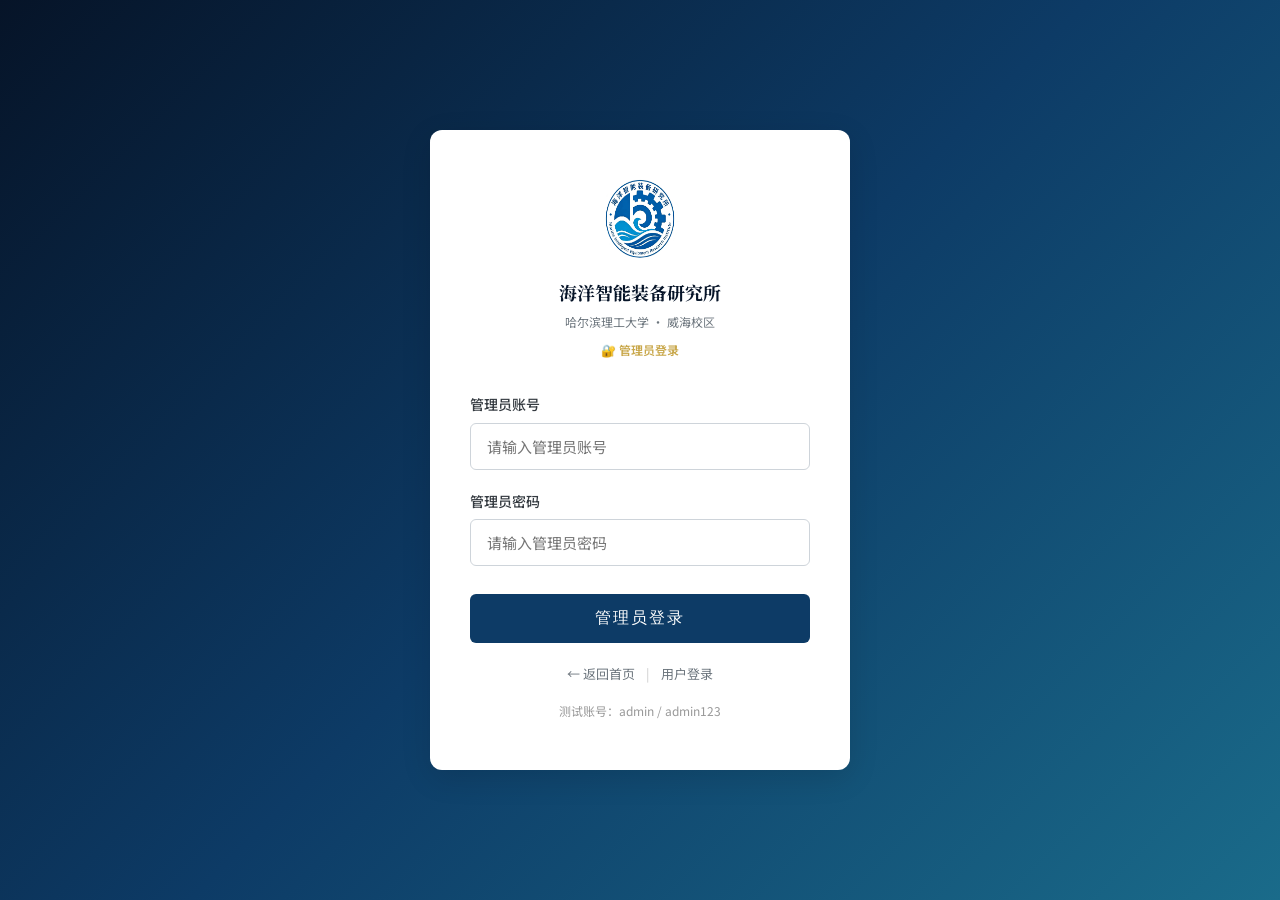
<file: admin-login.html>
<!DOCTYPE html>
<html lang="zh-CN">
<head>
    <meta charset="UTF-8">
    <meta name="viewport" content="width=device-width, initial-scale=1.0">
    <title>管理员登录 - 海洋智能装备研究所</title>
    <link rel="stylesheet" href="css/style.css">
    <link href="https://fonts.googleapis.com/css2?family=Noto+Serif+SC:wght@400;500;600;700;900&family=Noto+Sans+SC:wght@300;400;500;700&display=swap" rel="stylesheet">
</head>
<body>
    <div class="login-page">
        <div class="login-card">
            <div class="login-logo">
                <img src="assets/logo.jpg" alt="Logo">
                <h3>海洋智能装备研究所</h3>
                <p>哈尔滨理工大学 · 威海校区</p>
                <p style="color:var(--accent);font-weight:600;margin-top:8px;">🔐 管理员登录</p>
            </div>
            <form id="adminLoginForm" onsubmit="handleAdminLogin(event)">
                <div class="form-group">
                    <label>管理员账号</label>
                    <input type="text" id="adminUsername" placeholder="请输入管理员账号" required>
                </div>
                <div class="form-group">
                    <label>管理员密码</label>
                    <input type="password" id="adminPassword" placeholder="请输入管理员密码" required>
                </div>
                <button type="submit" class="btn-login">管理员登录</button>
                <div class="login-error" id="adminLoginError">账号或密码错误</div>
            </form>
            <div class="login-back">
                <a href="index.html">← 返回首页</a>
                <span style="margin:0 8px;color:#ccc;">|</span>
                <a href="login.html">用户登录</a>
            </div>
            <p style="text-align:center;margin-top:16px;font-size:12px;color:#999;">测试账号：admin / admin123</p>
        </div>
    </div>
    <script src="js/data.js"></script>
    <script>
        function handleAdminLogin(e) {
            e.preventDefault();
            const username = document.getElementById('adminUsername').value.trim();
            const password = document.getElementById('adminPassword').value.trim();
            const errorEl = document.getElementById('adminLoginError');

            const user = SiteData.users.find(u => u.username === username && u.password === password && u.role === 'admin');
            if (user) {
                setCurrentUser({ username: user.username, role: user.role });
                window.location.href = 'admin.html';
            } else {
                errorEl.classList.add('show');
                setTimeout(() => errorEl.classList.remove('show'), 2000);
            }
        }
    </script>
</body>
</html>
</file>
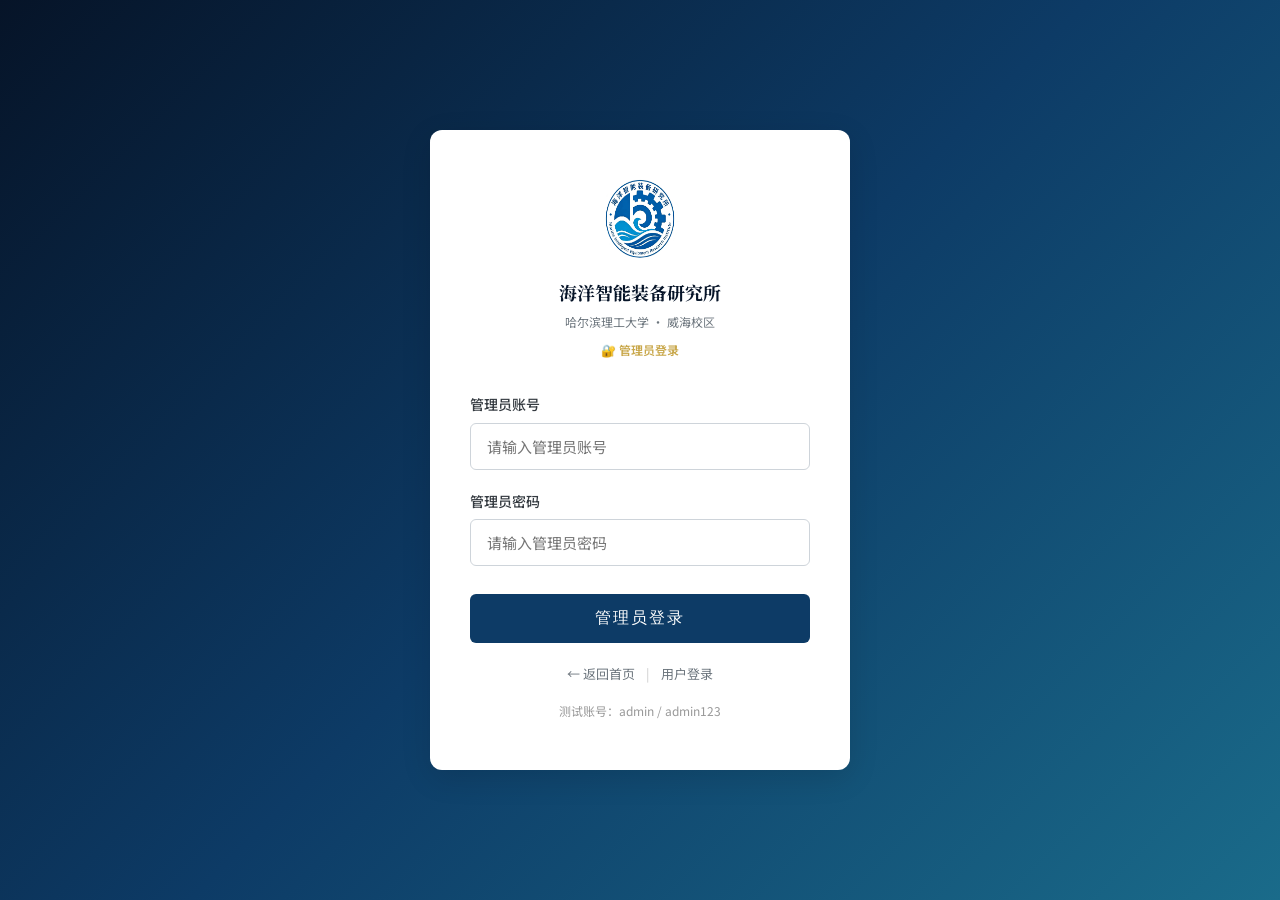
<file: admin.html>
<!DOCTYPE html>
<html lang="zh-CN">
<head>
    <meta charset="UTF-8">
    <meta name="viewport" content="width=device-width, initial-scale=1.0">
    <title>管理后台 - 海洋智能装备研究所</title>
    <link rel="stylesheet" href="css/style.css">
    <link href="https://fonts.googleapis.com/css2?family=Noto+Serif+SC:wght@400;500;600;700;900&family=Noto+Sans+SC:wght@300;400;500;700&display=swap" rel="stylesheet">
</head>
<body class="admin-page">
    <!-- 管理员头部 -->
    <header class="admin-header">
        <h2>🔧 管理后台 - 海洋智能装备研究所</h2>
        <div>
            <span style="margin-right:16px;font-size:13px;">👤 管理员</span>
            <button class="btn-logout" onclick="adminLogout()">退出登录</button>
        </div>
    </header>

    <div class="admin-container">
        <!-- 管理Tab -->
        <div class="admin-tabs">
            <button class="admin-tab active" data-tab="tab-notices">📢 通知公告</button>
            <button class="admin-tab" data-tab="tab-gallery">🖼️ 图片管理</button>
            <button class="admin-tab" data-tab="tab-about">📖 实验室介绍</button>
            <button class="admin-tab" data-tab="tab-research">🔬 研究方向</button>
            <button class="admin-tab" data-tab="tab-achievements">📄 科研成果</button>
            <button class="admin-tab" data-tab="tab-honors">🏆 实验室荣誉</button>
            <button class="admin-tab" data-tab="tab-team">👥 团队成员</button>
            <button class="admin-tab" data-tab="tab-news">📰 新闻动态</button>
            <button class="admin-tab" data-tab="tab-qa">💬 答疑管理</button>
            <button class="admin-tab" data-tab="tab-suggestions">📝 匿名建议</button>
        </div>

        <!-- 通知公告 -->
        <div class="admin-panel active" id="tab-notices">
            <h3>📢 管理通知公告</h3>
            <div class="admin-form">
                <input type="hidden" id="noticeEditId">
                <div class="form-row">
                    <div><label>日期</label><input type="date" id="noticeDate"></div>
                    <div><label>标题</label><input type="text" id="noticeTitle" placeholder="公告标题"></div>
                </div>
                <div class="form-row full">
                    <div><label>内容</label><textarea id="noticeContent" placeholder="公告详细内容"></textarea></div>
                </div>
                <div class="btn-row">
                    <button class="btn-primary" onclick="saveNotice()">保存</button>
                    <button class="btn-secondary" onclick="resetNoticeForm()">重置</button>
                </div>
            </div>
            <div class="admin-item-list" id="noticeAdminList"></div>
        </div>

        <!-- 图片管理 -->
        <div class="admin-panel" id="tab-gallery">
            <h3>🖼️ 管理实验室图片</h3>
            <div class="admin-form">
                <input type="hidden" id="galleryEditId">
                <div class="form-row">
                    <div><label>图片标题</label><input type="text" id="galleryTitle" placeholder="图片名称"></div>
                    <div><label>图片URL（或上传后自动填入）</label><input type="text" id="galleryUrl" placeholder="https://... 或留空使用占位图"></div>
                </div>
                <div class="btn-row">
                    <button class="btn-primary" onclick="saveGallery()">保存</button>
                    <button class="btn-secondary" onclick="resetGalleryForm()">重置</button>
                </div>
            </div>
            <div class="admin-item-list" id="galleryAdminList"></div>
        </div>

        <!-- 实验室介绍 -->
        <div class="admin-panel" id="tab-about">
            <h3>📖 编辑实验室介绍</h3>
            <div class="admin-form">
                <div class="form-row full">
                    <div><label>介绍段落一</label><textarea id="aboutIntro" rows="3"></textarea></div>
                </div>
                <div class="form-row full">
                    <div><label>介绍段落二</label><textarea id="aboutIntro2" rows="3"></textarea></div>
                </div>
                <div class="form-row full">
                    <div><label>使命愿景</label><textarea id="aboutMission" rows="3"></textarea></div>
                </div>
                <h4 style="margin-top:16px;">统计数据</h4>
                <div class="form-row">
                    <div><label>数据1-数值</label><input type="text" id="stat1Num" placeholder="5000+"></div>
                    <div><label>数据1-标签</label><input type="text" id="stat1Label" placeholder="平方米实验场地"></div>
                </div>
                <div class="form-row">
                    <div><label>数据2-数值</label><input type="text" id="stat2Num" placeholder="30+"></div>
                    <div><label>数据2-标签</label><input type="text" id="stat2Label" placeholder="科研人员"></div>
                </div>
                <div class="form-row">
                    <div><label>数据3-数值</label><input type="text" id="stat3Num" placeholder="50+"></div>
                    <div><label>数据3-标签</label><input type="text" id="stat3Label" placeholder="科研项目"></div>
                </div>
                <div class="form-row">
                    <div><label>数据4-数值</label><input type="text" id="stat4Num" placeholder="100+"></div>
                    <div><label>数据4-标签</label><input type="text" id="stat4Label" placeholder="学术论文"></div>
                </div>
                <div class="btn-row">
                    <button class="btn-primary" onclick="saveAbout()">保存介绍</button>
                </div>
            </div>
        </div>

        <!-- 研究方向 -->
        <div class="admin-panel" id="tab-research">
            <h3>🔬 管理研究方向</h3>
            <div class="admin-form">
                <input type="hidden" id="researchEditId">
                <div class="form-row">
                    <div><label>图标（Emoji）</label><input type="text" id="researchIcon" placeholder="🤖"></div>
                    <div><label>标题</label><input type="text" id="researchTitle" placeholder="研究方向名称"></div>
                </div>
                <div class="form-row full">
                    <div><label>描述</label><textarea id="researchDesc" placeholder="研究方向描述"></textarea></div>
                </div>
                <div class="btn-row">
                    <button class="btn-primary" onclick="saveResearch()">保存</button>
                    <button class="btn-secondary" onclick="resetResearchForm()">重置</button>
                </div>
            </div>
            <div class="admin-item-list" id="researchAdminList"></div>
        </div>

        <!-- 科研成果 -->
        <div class="admin-panel" id="tab-achievements">
            <h3>📄 管理科研成果</h3>
            <div class="admin-form">
                <input type="hidden" id="achievementEditId">
                <div class="form-row">
                    <div><label>年份</label><input type="text" id="achievementYear" placeholder="2026"></div>
                    <div><label>标题</label><input type="text" id="achievementTitle" placeholder="成果标题"></div>
                </div>
                <div class="form-row full">
                    <div><label>描述</label><textarea id="achievementDesc" placeholder="成果描述"></textarea></div>
                </div>
                <div class="btn-row">
                    <button class="btn-primary" onclick="saveAchievement()">保存</button>
                    <button class="btn-secondary" onclick="resetAchievementForm()">重置</button>
                </div>
            </div>
            <div class="admin-item-list" id="achievementAdminList"></div>
        </div>

        <!-- 实验室荣誉 -->
        <div class="admin-panel" id="tab-honors">
            <h3>🏆 管理实验室荣誉</h3>
            <div class="admin-form">
                <input type="hidden" id="honorEditId">
                <div class="form-row">
                    <div><label>徽章（Emoji）</label><input type="text" id="honorBadge" placeholder="🏆"></div>
                    <div><label>荣誉名称</label><input type="text" id="honorTitle" placeholder="荣誉名称"></div>
                </div>
                <div class="form-row full">
                    <div><label>描述（时间等）</label><input type="text" id="honorDesc" placeholder="2024年获批"></div>
                </div>
                <div class="btn-row">
                    <button class="btn-primary" onclick="saveHonor()">保存</button>
                    <button class="btn-secondary" onclick="resetHonorForm()">重置</button>
                </div>
            </div>
            <div class="admin-item-list" id="honorAdminList"></div>
        </div>

        <!-- 团队成员 -->
        <div class="admin-panel" id="tab-team">
            <h3>👥 管理团队成员</h3>
            <div class="admin-form">
                <input type="hidden" id="teamEditId">
                <div class="form-row">
                    <div><label>头像（Emoji）</label><input type="text" id="teamAvatar" placeholder="👨‍🔬"></div>
                    <div><label>姓名</label><input type="text" id="teamName" placeholder="姓名"></div>
                </div>
                <div class="form-row">
                    <div><label>职务</label><input type="text" id="teamRole" placeholder="所长 / 教授"></div>
                    <div><label>简介</label><input type="text" id="teamDesc" placeholder="研究方向等"></div>
                </div>
                <div class="btn-row">
                    <button class="btn-primary" onclick="saveTeam()">保存</button>
                    <button class="btn-secondary" onclick="resetTeamForm()">重置</button>
                </div>
            </div>
            <div class="admin-item-list" id="teamAdminList"></div>
        </div>

        <!-- 新闻动态 -->
        <div class="admin-panel" id="tab-news">
            <h3>📰 管理新闻动态</h3>
            <div class="admin-form">
                <input type="hidden" id="newsEditId">
                <div class="form-row">
                    <div><label>日期</label><input type="date" id="newsDate"></div>
                    <div><label>标题</label><input type="text" id="newsTitle" placeholder="新闻标题"></div>
                </div>
                <div class="form-row full">
                    <div><label>内容摘要</label><textarea id="newsContent" placeholder="新闻内容摘要"></textarea></div>
                </div>
                <div class="btn-row">
                    <button class="btn-primary" onclick="saveNews()">保存</button>
                    <button class="btn-secondary" onclick="resetNewsForm()">重置</button>
                </div>
            </div>
            <div class="admin-item-list" id="newsAdminList"></div>
        </div>

        <!-- 答疑管理 -->
        <div class="admin-panel" id="tab-qa">
            <h3>💬 管理答疑区</h3>
            <p style="color:var(--gray-600);margin-bottom:16px;">回复用户提问，或删除不当问题</p>
            <div class="admin-item-list" id="qaAdminList"></div>
            <!-- 回复弹窗 -->
            <div id="qaReplyModal" style="display:none;margin-top:16px;padding:20px;background:var(--gray-50);border-radius:var(--radius);">
                <h4>回复问题</h4>
                <input type="hidden" id="qaReplyId">
                <p id="qaReplyQuestion" style="margin:8px 0;font-weight:600;"></p>
                <textarea id="qaReplyAnswer" placeholder="输入回复内容..." style="width:100%;min-height:80px;margin:8px 0;padding:10px;border:1px solid var(--gray-300);border-radius:var(--radius);font-family:inherit;"></textarea>
                <div class="btn-row">
                    <button class="btn-primary" onclick="saveQAReply()">提交回复</button>
                    <button class="btn-secondary" onclick="document.getElementById('qaReplyModal').style.display='none'">取消</button>
                </div>
            </div>
        </div>

        <!-- 匿名建议 -->
        <div class="admin-panel" id="tab-suggestions">
            <h3>📝 查看匿名建议</h3>
            <p style="color:var(--gray-600);margin-bottom:16px;">所有建议完全匿名，仅供管理员查看</p>
            <div class="admin-item-list" id="suggestionAdminList"></div>
        </div>
    </div>

    <script src="js/data.js"></script>
    <script src="js/admin.js"></script>
</body>
</html>
</file>
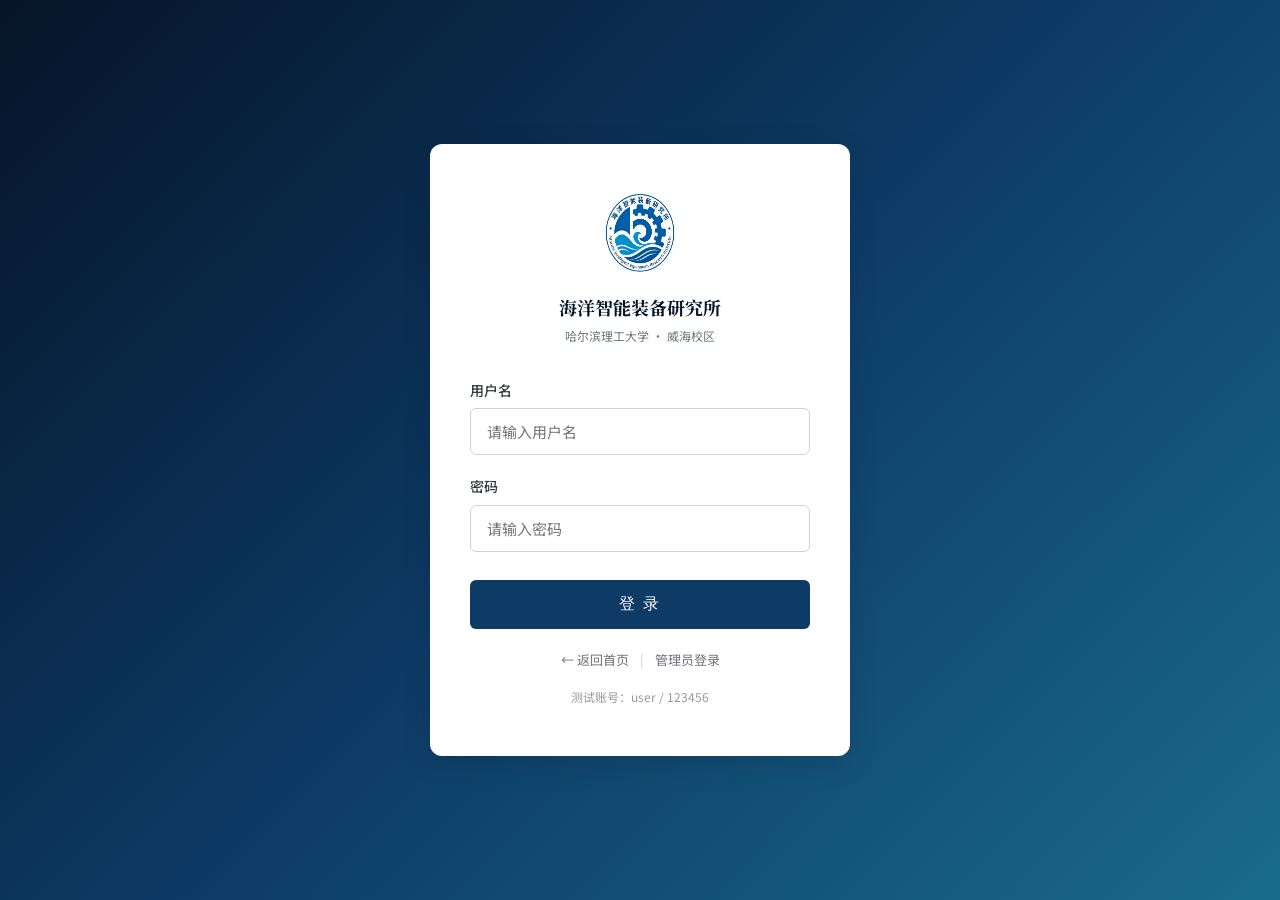
<file: login.html>
<!DOCTYPE html>
<html lang="zh-CN">
<head>
    <meta charset="UTF-8">
    <meta name="viewport" content="width=device-width, initial-scale=1.0">
    <title>用户登录 - 海洋智能装备研究所</title>
    <link rel="stylesheet" href="css/style.css">
    <link href="https://fonts.googleapis.com/css2?family=Noto+Serif+SC:wght@400;500;600;700;900&family=Noto+Sans+SC:wght@300;400;500;700&display=swap" rel="stylesheet">
</head>
<body>
    <div class="login-page">
        <div class="login-card">
            <div class="login-logo">
                <img src="assets/logo.jpg" alt="Logo">
                <h3>海洋智能装备研究所</h3>
                <p>哈尔滨理工大学 · 威海校区</p>
            </div>
            <form id="loginForm" onsubmit="handleLogin(event)">
                <div class="form-group">
                    <label>用户名</label>
                    <input type="text" id="username" placeholder="请输入用户名" required>
                </div>
                <div class="form-group">
                    <label>密码</label>
                    <input type="password" id="password" placeholder="请输入密码" required>
                </div>
                <button type="submit" class="btn-login">登 录</button>
                <div class="login-error" id="loginError">用户名或密码错误</div>
            </form>
            <div class="login-back">
                <a href="index.html">← 返回首页</a>
                <span style="margin:0 8px;color:#ccc;">|</span>
                <a href="admin-login.html">管理员登录</a>
            </div>
            <p style="text-align:center;margin-top:16px;font-size:12px;color:#999;">测试账号：user / 123456</p>
        </div>
    </div>
    <script src="js/data.js"></script>
    <script>
        function handleLogin(e) {
            e.preventDefault();
            const username = document.getElementById('username').value.trim();
            const password = document.getElementById('password').value.trim();
            const errorEl = document.getElementById('loginError');

            const user = SiteData.users.find(u => u.username === username && u.password === password);
            if (user) {
                setCurrentUser({ username: user.username, role: user.role });
                if (user.role === 'admin') {
                    window.location.href = 'admin.html';
                } else {
                    window.location.href = 'index.html';
                }
            } else {
                errorEl.classList.add('show');
                setTimeout(() => errorEl.classList.remove('show'), 2000);
            }
        }
    </script>
</body>
</html>
</file>
<file: css/style.css>
/* ============================================
   海洋智能装备研究所 - 主样式表
   哈尔滨理工大学威海校区
   ============================================ */

:root {
    --primary: #0d3b66;
    --primary-dark: #061428;
    --primary-light: #1a6b8a;
    --accent: #c9a84c;
    --accent-light: #e8d5a3;
    --white: #ffffff;
    --gray-50: #f8f9fa;
    --gray-100: #f0f2f5;
    --gray-200: #e2e6ea;
    --gray-300: #ced4da;
    --gray-600: #6c757d;
    --gray-800: #343a40;
    --gray-900: #212529;
    --red: #c0392b;
    --shadow-sm: 0 1px 3px rgba(0,0,0,0.08);
    --shadow-md: 0 4px 12px rgba(0,0,0,0.1);
    --shadow-lg: 0 8px 30px rgba(0,0,0,0.12);
    --radius: 6px;
    --radius-lg: 12px;
    --transition: 0.3s cubic-bezier(0.4, 0, 0.2, 1);
}

*, *::before, *::after { margin: 0; padding: 0; box-sizing: border-box; }
html { scroll-behavior: smooth; }

body {
    font-family: 'Noto Sans SC', -apple-system, BlinkMacSystemFont, sans-serif;
    color: var(--gray-800);
    background: var(--gray-50);
    line-height: 1.7;
    min-height: 100vh;
}
.container { max-width: 1200px; margin: 0 auto; padding: 0 20px; }
a { color: var(--primary); text-decoration: none; transition: var(--transition); }
a:hover { color: var(--primary-light); }
ul { list-style: none; }

/* ========== Top Bar ========== */
.top-bar {
    background: var(--primary-dark);
    color: rgba(255,255,255,0.8);
    font-size: 13px;
    padding: 6px 0;
}
.top-bar .container { display: flex; justify-content: space-between; align-items: center; }
.top-links a { color: rgba(255,255,255,0.85); font-size: 13px; padding: 0 4px; }
.top-links a:hover { color: var(--accent-light); }
.top-links .sep { color: rgba(255,255,255,0.3); margin: 0 2px; }

/* ========== Header ========== */
.site-header {
    background: var(--white);
    padding: 24px 0;
    border-bottom: 3px solid var(--primary);
    box-shadow: var(--shadow-sm);
}
.header-inner { display: flex; align-items: center; justify-content: center; }
.logo-section { display: flex; align-items: center; gap: 24px; }
.logo-img {
    width: 100px; height: 100px;
    border-radius: 50%;
    object-fit: cover;
    border: 3px solid var(--primary);
    box-shadow: var(--shadow-md);
}
.logo-text { text-align: left; }
.site-name {
    font-family: 'Noto Serif SC', serif;
    font-size: 28px; font-weight: 700;
    color: var(--primary-dark);
    letter-spacing: 2px;
}
.site-subtitle { font-size: 13px; color: var(--gray-600); letter-spacing: 1px; margin-top: 2px; }
.site-affiliation { font-size: 14px; color: var(--primary); font-weight: 500; margin-top: 4px; letter-spacing: 1px; }

/* ========== Navigation ========== */
.main-nav {
    background: var(--primary);
    position: sticky; top: 0; z-index: 1000;
    box-shadow: var(--shadow-md);
}
.nav-list { display: flex; justify-content: center; flex-wrap: wrap; }
.nav-link {
    display: block;
    color: rgba(255,255,255,0.9);
    padding: 14px 22px;
    font-size: 15px; font-weight: 500;
    letter-spacing: 1px;
    position: relative;
    transition: var(--transition);
}
.nav-link::after {
    content: '';
    position: absolute; bottom: 0; left: 50%;
    transform: translateX(-50%);
    width: 0; height: 3px;
    background: var(--accent);
    transition: width var(--transition);
}
.nav-link:hover, .nav-link.active { color: var(--white); background: rgba(255,255,255,0.08); }
.nav-link:hover::after, .nav-link.active::after { width: 70%; }

/* ========== Banner Slider ========== */
.banner-slider { position: relative; height: 420px; overflow: hidden; }
.slider-wrapper { height: 100%; position: relative; }
.slide { position: absolute; top: 0; left: 0; width: 100%; height: 100%; opacity: 0; transition: opacity 0.8s ease; }
.slide.active { opacity: 1; }
.slide-bg { position: absolute; top: 0; left: 0; width: 100%; height: 100%; }
.slide-overlay {
    position: absolute; top: 0; left: 0; width: 100%; height: 100%;
    background: radial-gradient(ellipse at center, transparent 30%, rgba(6,20,40,0.6) 100%);
}
.slide-wave {
    position: absolute; bottom: -2px; left: 0; width: 100%; height: 80px;
    background: url("data:image/svg+xml,%3Csvg xmlns='http://www.w3.org/2000/svg' viewBox='0 0 1440 80'%3E%3Cpath fill='%23f8f9fa' d='M0,40 C240,80 480,0 720,40 C960,80 1200,0 1440,40 L1440,80 L0,80 Z'%3E%3C/path%3E%3C/svg%3E") repeat-x;
    background-size: 1440px 80px;
    animation: waveMove 20s linear infinite;
}
@keyframes waveMove { from { background-position-x: 0; } to { background-position-x: 1440px; } }
.slide-content {
    position: relative; z-index: 2;
    height: 100%;
    display: flex; flex-direction: column; justify-content: center; align-items: center;
    text-align: center; color: var(--white);
}
.slide-content h2 {
    font-family: 'Noto Serif SC', serif;
    font-size: 42px; font-weight: 900;
    letter-spacing: 4px; margin-bottom: 16px;
    text-shadow: 0 2px 20px rgba(0,0,0,0.3);
    animation: fadeInUp 0.8s ease;
}
.slide-content p { font-size: 18px; letter-spacing: 3px; opacity: 0.9; animation: fadeInUp 0.8s ease 0.2s both; }
.slide-tag { font-size: 13px; letter-spacing: 2px; opacity: 0.7; margin-top: 12px; animation: fadeInUp 0.8s ease 0.4s both; }
@keyframes fadeInUp { from { opacity: 0; transform: translateY(20px); } to { opacity: 1; transform: translateY(0); } }

.slider-controls { position: absolute; bottom: 24px; left: 50%; transform: translateX(-50%); display: flex; gap: 10px; z-index: 3; }
.slider-dot {
    width: 12px; height: 12px; border-radius: 50%;
    border: 2px solid rgba(255,255,255,0.7);
    background: transparent; cursor: pointer; transition: var(--transition);
}
.slider-dot.active, .slider-dot:hover { background: var(--accent); border-color: var(--accent); }
.slider-arrow {
    position: absolute; top: 50%; transform: translateY(-50%); z-index: 3;
    background: rgba(0,0,0,0.2); border: none;
    color: var(--white); font-size: 24px;
    width: 48px; height: 48px; border-radius: 50%;
    cursor: pointer; transition: var(--transition);
}
.slider-arrow:hover { background: rgba(0,0,0,0.4); }
.slider-arrow.prev { left: 20px; }
.slider-arrow.next { right: 20px; }

/* ========== Home Grid ========== */
.home-grid { display: grid; grid-template-columns: 1.2fr 0.8fr; gap: 24px; margin-top: 32px; }
.home-card {
    background: var(--white); border-radius: var(--radius-lg);
    box-shadow: var(--shadow-sm); overflow: hidden;
    transition: box-shadow var(--transition);
}
.home-card:hover { box-shadow: var(--shadow-md); }
.card-header {
    display: flex; justify-content: space-between; align-items: center;
    padding: 16px 20px; border-bottom: 1px solid var(--gray-200);
    background: linear-gradient(to right, var(--gray-50), var(--white));
}
.card-header h3 { font-size: 17px; font-weight: 600; color: var(--primary-dark); }
.card-header .icon { margin-right: 6px; }
.more-link { font-size: 13px; color: var(--gray-600); }
.more-link:hover { color: var(--primary); }

.notice-list { padding: 8px 0; }
.notice-list li { border-bottom: 1px dashed var(--gray-200); }
.notice-list li:last-child { border-bottom: none; }
.notice-list a {
    display: flex; align-items: center;
    padding: 12px 20px; font-size: 14px; color: var(--gray-800);
    transition: var(--transition);
}
.notice-list a:hover { background: var(--gray-50); color: var(--primary); }
.notice-date {
    font-size: 12px; color: var(--gray-600);
    background: var(--gray-100); padding: 2px 8px;
    border-radius: 3px; margin-right: 12px; white-space: nowrap;
}

.gallery-grid { display: grid; grid-template-columns: 1fr 1fr; gap: 8px; padding: 16px; }
.gallery-item { aspect-ratio: 4/3; border-radius: var(--radius); overflow: hidden; }
.gallery-placeholder {
    width: 100%; height: 100%;
    background: linear-gradient(135deg, var(--primary) 0%, var(--primary-light) 100%);
    display: flex; align-items: center; justify-content: center;
    color: rgba(255,255,255,0.7); font-size: 13px; letter-spacing: 1px;
    transition: transform var(--transition); cursor: pointer;
}
.gallery-placeholder:hover { transform: scale(1.05); }

.quick-links { display: grid; grid-template-columns: repeat(6, 1fr); gap: 16px; margin: 32px 0 48px; }
.quick-link-item {
    display: flex; flex-direction: column; align-items: center; gap: 8px;
    padding: 24px 16px; background: var(--white); border-radius: var(--radius-lg);
    box-shadow: var(--shadow-sm); transition: var(--transition);
    cursor: pointer; border: 2px solid transparent;
}
.quick-link-item:hover { transform: translateY(-4px); box-shadow: var(--shadow-md); border-color: var(--primary-light); }
.ql-icon { font-size: 32px; }
.quick-link-item span:last-child { font-size: 14px; font-weight: 500; color: var(--gray-800); }

/* ========== Page Sections ========== */
.page-section { display: none; animation: pageFadeIn 0.4s ease; }
.page-section.active { display: block; }
@keyframes pageFadeIn { from { opacity: 0; transform: translateY(10px); } to { opacity: 1; transform: translateY(0); } }

.page-banner {
    background: linear-gradient(135deg, var(--primary-dark) 0%, var(--primary) 50%, var(--primary-light) 100%);
    padding: 48px 0; text-align: center; color: var(--white);
    position: relative; overflow: hidden;
}
.page-banner::before {
    content: ''; position: absolute; top: -50%; right: -10%;
    width: 400px; height: 400px; border-radius: 50%;
    background: rgba(255,255,255,0.03);
}
.page-banner::after {
    content: ''; position: absolute; bottom: -30%; left: -5%;
    width: 300px; height: 300px; border-radius: 50%;
    background: rgba(255,255,255,0.03);
}
.page-banner h2 { font-family: 'Noto Serif SC', serif; font-size: 32px; font-weight: 700; letter-spacing: 3px; position: relative; z-index: 1; }
.page-banner p { font-size: 14px; letter-spacing: 2px; opacity: 0.7; margin-top: 8px; position: relative; z-index: 1; }
.page-body { padding: 40px 0 60px; }

/* ========== About ========== */
.about-content { max-width: 900px; margin: 0 auto; }
.about-intro h3, .about-mission h3 {
    font-family: 'Noto Serif SC', serif; font-size: 22px;
    color: var(--primary-dark); margin-bottom: 16px;
    padding-bottom: 12px; border-bottom: 2px solid var(--accent);
    display: inline-block;
}
.about-intro p, .about-mission p { font-size: 15px; line-height: 2; color: var(--gray-800); margin-bottom: 20px; text-indent: 2em; }
.about-features { display: grid; grid-template-columns: repeat(4, 1fr); gap: 20px; margin: 40px 0; }
.feature-item {
    text-align: center; padding: 24px;
    background: var(--white); border-radius: var(--radius-lg);
    box-shadow: var(--shadow-sm); transition: var(--transition);
}
.feature-item:hover { transform: translateY(-4px); box-shadow: var(--shadow-md); }
.feature-num { display: block; font-family: 'Noto Serif SC', serif; font-size: 36px; font-weight: 700; color: var(--primary); }
.feature-label { font-size: 13px; color: var(--gray-600); margin-top: 4px; }

/* ========== Research ========== */
.research-grid { display: grid; grid-template-columns: repeat(3, 1fr); gap: 24px; }
.research-card {
    background: var(--white); padding: 32px 24px;
    border-radius: var(--radius-lg); box-shadow: var(--shadow-sm);
    text-align: center; transition: var(--transition);
    border-top: 4px solid transparent;
}
.research-card:hover { transform: translateY(-6px); box-shadow: var(--shadow-lg); border-top-color: var(--primary); }
.research-icon { font-size: 48px; margin-bottom: 16px; }
.research-card h3 { font-size: 17px; font-weight: 600; color: var(--primary-dark); margin-bottom: 12px; }
.research-card p { font-size: 14px; color: var(--gray-600); line-height: 1.8; }

/* ========== Achievements ========== */
.achievements-list { max-width: 800px; margin: 0 auto; }
.achievement-item { display: flex; gap: 24px; padding: 20px 0; border-bottom: 1px solid var(--gray-200); }
.achievement-item:last-child { border-bottom: none; }
.ach-year { font-family: 'Noto Serif SC', serif; font-size: 24px; font-weight: 700; color: var(--primary); white-space: nowrap; padding-top: 4px; }
.ach-content h4 { font-size: 16px; font-weight: 600; color: var(--gray-900); margin-bottom: 6px; }
.ach-content p { font-size: 14px; color: var(--gray-600); }

/* ========== Honors ========== */
.honors-grid { display: grid; grid-template-columns: repeat(3, 1fr); gap: 24px; }
.honor-card {
    background: var(--white); padding: 32px 20px;
    border-radius: var(--radius-lg); box-shadow: var(--shadow-sm);
    text-align: center; transition: var(--transition);
    position: relative; overflow: hidden;
}
.honor-card::before {
    content: ''; position: absolute; top: 0; left: 0;
    width: 100%; height: 4px;
    background: linear-gradient(to right, var(--accent), var(--primary));
}
.honor-card:hover { transform: translateY(-4px); box-shadow: var(--shadow-md); }
.honor-badge { font-size: 40px; margin-bottom: 12px; }
.honor-card h4 { font-size: 16px; font-weight: 600; color: var(--gray-900); margin-bottom: 6px; }
.honor-card p { font-size: 13px; color: var(--gray-600); }

/* ========== Team ========== */
.team-grid { display: grid; grid-template-columns: repeat(4, 1fr); gap: 24px; }
.team-card {
    background: var(--white); padding: 32px 20px;
    border-radius: var(--radius-lg); box-shadow: var(--shadow-sm);
    text-align: center; transition: var(--transition);
}
.team-card:hover { transform: translateY(-4px); box-shadow: var(--shadow-md); }
.team-avatar {
    width: 80px; height: 80px; border-radius: 50%;
    background: linear-gradient(135deg, var(--primary), var(--primary-light));
    display: flex; align-items: center; justify-content: center;
    font-size: 36px; margin: 0 auto 16px;
    border: 3px solid var(--gray-100);
}
.team-card h4 { font-size: 17px; font-weight: 600; color: var(--gray-900); }
.team-role { font-size: 13px; color: var(--primary); font-weight: 500; margin: 4px 0; }
.team-card p:last-child { font-size: 13px; color: var(--gray-600); margin-top: 4px; }

/* ========== News ========== */
.news-list { max-width: 800px; margin: 0 auto; }
.news-item { display: flex; gap: 20px; padding: 20px 0; border-bottom: 1px solid var(--gray-200); transition: var(--transition); }
.news-item:hover { background: var(--gray-50); padding-left: 12px; }
.news-date-box {
    background: var(--primary); color: var(--white);
    padding: 10px 14px; border-radius: var(--radius);
    text-align: center; min-width: 70px;
    display: flex; flex-direction: column; justify-content: center;
}
.news-day { font-size: 24px; font-weight: 700; line-height: 1; }
.news-month { font-size: 11px; opacity: 0.8; margin-top: 4px; }
.news-content h4 { font-size: 16px; font-weight: 600; color: var(--gray-900); margin-bottom: 6px; }
.news-content p { font-size: 14px; color: var(--gray-600); line-height: 1.7; }

/* ========== Q&A & Anonymous ========== */
.auth-prompt { text-align: center; padding: 60px 20px; background: var(--white); border-radius: var(--radius-lg); box-shadow: var(--shadow-sm); }
.auth-icon { font-size: 48px; display: block; margin-bottom: 16px; }
.auth-prompt h3 { font-size: 20px; color: var(--gray-900); margin-bottom: 8px; }
.auth-prompt p { font-size: 14px; color: var(--gray-600); margin-bottom: 24px; }

.btn-primary {
    display: inline-block; padding: 12px 32px;
    background: var(--primary); color: var(--white);
    border: none; border-radius: var(--radius);
    font-size: 15px; font-weight: 500;
    cursor: pointer; transition: var(--transition); letter-spacing: 1px;
}
.btn-primary:hover { background: var(--primary-light); color: var(--white); transform: translateY(-2px); box-shadow: var(--shadow-md); }

.qa-list, .anonymous-intro { margin-bottom: 32px; }
.qa-item { background: var(--white); padding: 20px; border-radius: var(--radius); margin-bottom: 12px; box-shadow: var(--shadow-sm); }
.qa-item .qa-q { font-weight: 600; color: var(--primary-dark); margin-bottom: 8px; }
.qa-item .qa-a { color: var(--gray-600); font-size: 14px; padding-left: 16px; border-left: 3px solid var(--accent); }
.qa-item .qa-meta { font-size: 12px; color: var(--gray-600); margin-top: 8px; }
.qa-form h4, .anonymous-form h4 { font-size: 17px; margin-bottom: 12px; color: var(--primary-dark); }
.qa-form textarea, .anonymous-form textarea {
    width: 100%; min-height: 120px; padding: 14px;
    border: 1px solid var(--gray-300); border-radius: var(--radius);
    font-family: inherit; font-size: 14px; resize: vertical;
    transition: var(--transition);
}
.qa-form textarea:focus, .anonymous-form textarea:focus { outline: none; border-color: var(--primary); box-shadow: 0 0 0 3px rgba(13,59,102,0.1); }
.anonymous-form select {
    width: 100%; padding: 12px; border: 1px solid var(--gray-300);
    border-radius: var(--radius); font-family: inherit; font-size: 14px;
    margin-bottom: 16px; background: var(--white); transition: var(--transition);
}
.anonymous-form select:focus { outline: none; border-color: var(--primary); }
.anonymous-intro p {
    background: linear-gradient(135deg, #e8f4f8, #f0f8ff);
    padding: 16px 20px; border-radius: var(--radius);
    font-size: 14px; color: var(--primary-dark);
}

/* ========== Footer ========== */
.site-footer { background: var(--primary-dark); color: rgba(255,255,255,0.7); padding: 48px 0 24px; margin-top: 60px; }
.footer-grid { display: grid; grid-template-columns: 1.5fr 1fr 1fr; gap: 40px; margin-bottom: 32px; }
.footer-col h4 { font-size: 16px; font-weight: 600; color: var(--white); margin-bottom: 16px; padding-bottom: 8px; border-bottom: 2px solid var(--accent); display: inline-block; }
.footer-col p { font-size: 13px; margin-bottom: 6px; }
.footer-col ul li { margin-bottom: 6px; }
.footer-col ul a { color: rgba(255,255,255,0.6); font-size: 13px; }
.footer-col ul a:hover { color: var(--accent-light); }
.footer-bottom { text-align: center; padding-top: 24px; border-top: 1px solid rgba(255,255,255,0.1); font-size: 12px; color: rgba(255,255,255,0.4); }
.footer-bottom p { margin-top: 4px; }

/* ========== Login Pages ========== */
.login-page {
    min-height: 100vh; display: flex; align-items: center; justify-content: center;
    background: linear-gradient(135deg, var(--primary-dark) 0%, var(--primary) 50%, var(--primary-light) 100%);
    padding: 20px;
}
.login-card { background: var(--white); border-radius: var(--radius-lg); box-shadow: var(--shadow-lg); padding: 48px 40px; width: 100%; max-width: 420px; }
.login-logo { text-align: center; margin-bottom: 32px; }
.login-logo img { width: 80px; height: 80px; border-radius: 50%; margin-bottom: 12px; }
.login-logo h3 { font-family: 'Noto Serif SC', serif; font-size: 18px; color: var(--primary-dark); }
.login-logo p { font-size: 12px; color: var(--gray-600); margin-top: 4px; }
.form-group { margin-bottom: 20px; }
.form-group label { display: block; font-size: 14px; font-weight: 500; color: var(--gray-800); margin-bottom: 6px; }
.form-group input {
    width: 100%; padding: 12px 16px; border: 1px solid var(--gray-300);
    border-radius: var(--radius); font-size: 15px; font-family: inherit; transition: var(--transition);
}
.form-group input:focus { outline: none; border-color: var(--primary); box-shadow: 0 0 0 3px rgba(13,59,102,0.1); }
.btn-login {
    width: 100%; padding: 14px; background: var(--primary); color: var(--white);
    border: none; border-radius: var(--radius); font-size: 16px; font-weight: 500;
    cursor: pointer; letter-spacing: 2px; transition: var(--transition); margin-top: 8px;
}
.btn-login:hover { background: var(--primary-light); box-shadow: var(--shadow-md); }
.login-back { text-align: center; margin-top: 20px; font-size: 13px; }
.login-back a { color: var(--gray-600); }
.login-back a:hover { color: var(--primary); }
.login-error { color: var(--red); font-size: 13px; text-align: center; margin-top: 12px; display: none; }
.login-error.show { display: block; }

/* ========== Admin Panel ========== */
.admin-page { min-height: 100vh; background: var(--gray-100); }
.admin-header {
    background: var(--primary-dark); color: var(--white);
    padding: 16px 24px; display: flex; justify-content: space-between; align-items: center;
}
.admin-header h2 { font-family: 'Noto Serif SC', serif; font-size: 18px; letter-spacing: 1px; }
.admin-header .btn-logout {
    padding: 8px 20px; background: rgba(255,255,255,0.15); color: var(--white);
    border: 1px solid rgba(255,255,255,0.3); border-radius: var(--radius);
    cursor: pointer; font-size: 13px; transition: var(--transition);
}
.admin-header .btn-logout:hover { background: rgba(255,255,255,0.25); }
.admin-container { max-width: 1200px; margin: 24px auto; padding: 0 20px; }
.admin-tabs {
    display: flex; gap: 4px; background: var(--white);
    border-radius: var(--radius-lg); padding: 6px;
    box-shadow: var(--shadow-sm); margin-bottom: 24px; flex-wrap: wrap;
}
.admin-tab {
    padding: 10px 20px; border: none; background: transparent;
    font-size: 14px; font-weight: 500; cursor: pointer;
    border-radius: var(--radius); transition: var(--transition); color: var(--gray-600);
}
.admin-tab:hover { background: var(--gray-100); }
.admin-tab.active { background: var(--primary); color: var(--white); }
.admin-panel { background: var(--white); border-radius: var(--radius-lg); box-shadow: var(--shadow-sm); padding: 32px; display: none; }
.admin-panel.active { display: block; }
.admin-panel h3 { font-size: 18px; color: var(--primary-dark); margin-bottom: 24px; padding-bottom: 12px; border-bottom: 2px solid var(--gray-200); }
.admin-form .form-row { display: grid; grid-template-columns: 1fr 1fr; gap: 16px; margin-bottom: 16px; }
.admin-form .form-row.full { grid-template-columns: 1fr; }
.admin-form label { display: block; font-size: 13px; font-weight: 500; color: var(--gray-800); margin-bottom: 4px; }
.admin-form input, .admin-form textarea, .admin-form select {
    width: 100%; padding: 10px 14px; border: 1px solid var(--gray-300);
    border-radius: var(--radius); font-family: inherit; font-size: 14px; transition: var(--transition);
}
.admin-form input:focus, .admin-form textarea:focus, .admin-form select:focus { outline: none; border-color: var(--primary); box-shadow: 0 0 0 3px rgba(13,59,102,0.1); }
.admin-form textarea { min-height: 100px; resize: vertical; }
.admin-form .btn-row { display: flex; gap: 12px; margin-top: 20px; }
.btn-secondary { padding: 10px 24px; background: var(--gray-200); border: none; border-radius: var(--radius); font-size: 14px; cursor: pointer; transition: var(--transition); }
.btn-secondary:hover { background: var(--gray-300); }
.btn-danger { padding: 10px 24px; background: var(--red); color: var(--white); border: none; border-radius: var(--radius); font-size: 14px; cursor: pointer; transition: var(--transition); }
.btn-danger:hover { opacity: 0.9; }

.admin-item-list { margin-top: 24px; }
.admin-item { display: flex; justify-content: space-between; align-items: center; padding: 14px 16px; background: var(--gray-50); border-radius: var(--radius); margin-bottom: 8px; transition: var(--transition); }
.admin-item:hover { background: var(--gray-100); }
.admin-item-info { flex: 1; }
.admin-item-info h4 { font-size: 15px; color: var(--gray-900); }
.admin-item-info p { font-size: 13px; color: var(--gray-600); margin-top: 2px; }
.admin-item-actions { display: flex; gap: 8px; }
.admin-item-actions button { padding: 6px 14px; border: none; border-radius: var(--radius); font-size: 12px; cursor: pointer; transition: var(--transition); }
.btn-edit { background: var(--primary-light); color: var(--white); }
.btn-edit:hover { opacity: 0.85; }
.btn-delete { background: var(--red); color: var(--white); }
.btn-delete:hover { opacity: 0.85; }

.image-upload-area {
    border: 2px dashed var(--gray-300); border-radius: var(--radius);
    padding: 40px; text-align: center; cursor: pointer;
    transition: var(--transition); margin-bottom: 16px;
}
.image-upload-area:hover { border-color: var(--primary); background: rgba(13,59,102,0.02); }
.image-upload-area .upload-icon { font-size: 36px; margin-bottom: 8px; }
.image-upload-area p { font-size: 13px; color: var(--gray-600); }
.image-preview { display: flex; flex-wrap: wrap; gap: 12px; margin-top: 16px; }
.image-preview-item { position: relative; width: 120px; height: 90px; border-radius: var(--radius); overflow: hidden; }
.image-preview-item img { width: 100%; height: 100%; object-fit: cover; }
.image-preview-item .remove-btn {
    position: absolute; top: 4px; right: 4px;
    width: 22px; height: 22px; border-radius: 50%;
    background: var(--red); color: var(--white); border: none;
    font-size: 12px; cursor: pointer; display: flex; align-items: center; justify-content: center;
}

/* Toast */
.toast {
    position: fixed; top: 20px; right: 20px; z-index: 9999;
    padding: 14px 24px; border-radius: var(--radius);
    color: var(--white); font-size: 14px;
    animation: toastIn 0.3s ease, toastOut 0.3s ease 2.5s forwards;
    box-shadow: var(--shadow-lg);
}
.toast.success { background: #27ae60; }
.toast.error { background: var(--red); }
@keyframes toastIn { from { opacity: 0; transform: translateX(50px); } to { opacity: 1; transform: translateX(0); } }
@keyframes toastOut { from { opacity: 1; } to { opacity: 0; } }

/* ========== Responsive ========== */
@media (max-width: 992px) {
    .home-grid { grid-template-columns: 1fr; }
    .quick-links { grid-template-columns: repeat(3, 1fr); }
    .research-grid { grid-template-columns: repeat(2, 1fr); }
    .honors-grid { grid-template-columns: repeat(2, 1fr); }
    .team-grid { grid-template-columns: repeat(2, 1fr); }
    .about-features { grid-template-columns: repeat(2, 1fr); }
    .footer-grid { grid-template-columns: 1fr; }
    .slide-content h2 { font-size: 28px; }
    .site-name { font-size: 22px; }
}
@media (max-width: 576px) {
    .quick-links { grid-template-columns: repeat(2, 1fr); }
    .research-grid { grid-template-columns: 1fr; }
    .honors-grid { grid-template-columns: 1fr; }
    .team-grid { grid-template-columns: 1fr; }
    .about-features { grid-template-columns: 1fr 1fr; }
    .banner-hero { height: 300px; }
    .banner-hero h2 { font-size: 24px; }
    .banner-tags { flex-direction: column; gap: 6px; }
    .nav-link { padding: 10px 12px; font-size: 13px; }
    .logo-section { flex-direction: column; text-align: center; }
    .logo-text { text-align: center; }
    .stats-grid { grid-template-columns: repeat(3, 1fr); }
    .ach-stats { grid-template-columns: repeat(3, 1fr); }
    .env-gallery { grid-template-columns: repeat(2, 1fr); }
    .team-photos-grid { grid-template-columns: 1fr; }
    .cert-gallery { grid-template-columns: 1fr; }
}

/* ========== Banner Hero (真实图片背景) ========== */
.banner-hero {
    position: relative;
    height: 480px;
    overflow: hidden;
}
.banner-bg {
    position: absolute;
    top: 0; left: 0;
    width: 100%; height: 100%;
    background-size: cover;
    background-position: center;
}
.banner-overlay {
    position: absolute;
    top: 0; left: 0;
    width: 100%; height: 100%;
    background: linear-gradient(180deg, rgba(6,20,40,0.65) 0%, rgba(13,59,102,0.75) 100%);
}
.banner-content {
    position: relative;
    z-index: 2;
    height: 100%;
    display: flex;
    flex-direction: column;
    justify-content: center;
    align-items: center;
    text-align: center;
    color: var(--white);
}
.banner-content h2 {
    font-family: 'Noto Serif SC', serif;
    font-size: 44px;
    font-weight: 900;
    letter-spacing: 6px;
    margin-bottom: 12px;
    text-shadow: 0 2px 20px rgba(0,0,0,0.4);
}
.banner-subtitle {
    font-size: 20px;
    letter-spacing: 4px;
    opacity: 0.95;
    margin-bottom: 8px;
}
.banner-en {
    font-size: 14px;
    letter-spacing: 2px;
    opacity: 0.7;
    margin-bottom: 20px;
}
.banner-tags {
    display: flex;
    gap: 16px;
    flex-wrap: wrap;
    justify-content: center;
}
.banner-tags span {
    padding: 6px 18px;
    background: rgba(255,255,255,0.15);
    border: 1px solid rgba(255,255,255,0.3);
    border-radius: 20px;
    font-size: 13px;
    letter-spacing: 1px;
    backdrop-filter: blur(4px);
}
.banner-wave {
    position: absolute;
    bottom: -2px; left: 0;
    width: 100%; height: 60px;
    background: url("data:image/svg+xml,%3Csvg xmlns='http://www.w3.org/2000/svg' viewBox='0 0 1440 60'%3E%3Cpath fill='%23f8f9fa' d='M0,30 C240,60 480,0 720,30 C960,60 1200,0 1440,30 L1440,60 L0,60 Z'%3E%3C/path%3E%3C/svg%3E") repeat-x;
    background-size: 1440px 60px;
    z-index: 3;
}

/* Page banner with image background */
.page-banner {
    position: relative;
    padding: 56px 0;
    text-align: center;
    color: var(--white);
    background-size: cover;
    background-position: center;
    overflow: hidden;
}
.page-banner-overlay {
    position: absolute;
    top: 0; left: 0;
    width: 100%; height: 100%;
    background: linear-gradient(135deg, rgba(6,20,40,0.85) 0%, rgba(13,59,102,0.8) 100%);
    z-index: 1;
}
.page-banner .container {
    position: relative;
    z-index: 2;
}

/* ========== Stats Bar ========== */
.stats-bar {
    background: var(--white);
    padding: 32px 0;
    box-shadow: var(--shadow-sm);
    margin-bottom: 32px;
}
.stats-grid {
    display: grid;
    grid-template-columns: repeat(6, 1fr);
    gap: 16px;
    text-align: center;
}
.stat-item {
    padding: 12px;
}
.stat-num {
    display: block;
    font-family: 'Noto Serif SC', serif;
    font-size: 32px;
    font-weight: 700;
    color: var(--primary);
}
.stat-label {
    font-size: 13px;
    color: var(--gray-600);
    margin-top: 4px;
}

/* ========== Section Title ========== */
.section-title {
    font-family: 'Noto Serif SC', serif;
    font-size: 22px;
    color: var(--primary-dark);
    margin: 40px 0 24px;
    padding-bottom: 12px;
    border-bottom: 2px solid var(--accent);
    display: inline-block;
}

/* ========== Lab Environment Gallery ========== */
.env-gallery {
    display: grid;
    grid-template-columns: repeat(4, 1fr);
    gap: 12px;
}
.env-item {
    aspect-ratio: 4/3;
    border-radius: var(--radius);
    overflow: hidden;
    cursor: pointer;
    transition: transform var(--transition);
}
.env-item:hover { transform: scale(1.03); }
.env-item img {
    width: 100%;
    height: 100%;
    object-fit: cover;
}

/* ========== Research Intro & Topics ========== */
.research-intro {
    text-align: center;
    max-width: 700px;
    margin: 0 auto 32px;
    font-size: 15px;
    color: var(--gray-600);
}
.research-topics {
    display: flex;
    flex-wrap: wrap;
    gap: 8px;
    justify-content: center;
    margin-top: 16px;
}
.topic-tag {
    padding: 4px 12px;
    background: rgba(13,59,102,0.08);
    color: var(--primary);
    border-radius: 14px;
    font-size: 12px;
    letter-spacing: 0.5px;
}

/* ========== Achievement Stats ========== */
.ach-stats {
    display: grid;
    grid-template-columns: repeat(6, 1fr);
    gap: 16px;
    margin-bottom: 32px;
}
.ach-stat-card {
    text-align: center;
    padding: 20px 12px;
    background: linear-gradient(135deg, var(--primary-dark), var(--primary));
    border-radius: var(--radius-lg);
    color: var(--white);
    transition: transform var(--transition);
}
.ach-stat-card:hover { transform: translateY(-4px); }
.ach-stat-num {
    display: block;
    font-family: 'Noto Serif SC', serif;
    font-size: 28px;
    font-weight: 700;
}
.ach-stat-label {
    font-size: 12px;
    opacity: 0.85;
    margin-top: 4px;
}

/* ========== Student Projects ========== */
.student-projects {
    display: grid;
    grid-template-columns: repeat(2, 1fr);
    gap: 24px;
}
.sp-group {
    background: var(--white);
    padding: 24px;
    border-radius: var(--radius-lg);
    box-shadow: var(--shadow-sm);
}
.sp-level {
    font-size: 16px;
    font-weight: 700;
    color: var(--primary);
    margin-bottom: 12px;
    padding-bottom: 8px;
    border-bottom: 2px solid var(--accent);
}
.sp-list {
    list-style: none;
    padding: 0;
}
.sp-list li {
    padding: 6px 0;
    font-size: 14px;
    color: var(--gray-800);
    border-bottom: 1px dashed var(--gray-200);
}
.sp-list li:last-child { border-bottom: none; }
.sp-list li::before {
    content: '▸ ';
    color: var(--primary-light);
}

/* ========== Certificate Gallery ========== */
.cert-gallery {
    display: grid;
    grid-template-columns: repeat(2, 1fr);
    gap: 16px;
}
.cert-item {
    border-radius: var(--radius);
    overflow: hidden;
    cursor: pointer;
    box-shadow: var(--shadow-sm);
    transition: transform var(--transition);
}
.cert-item:hover { transform: scale(1.02); }
.cert-item img {
    width: 100%;
    height: auto;
    display: block;
}

/* ========== Team Intro ========== */
.team-intro {
    text-align: center;
    max-width: 700px;
    margin: 0 auto 32px;
    font-size: 15px;
    color: var(--gray-600);
    background: linear-gradient(135deg, #e8f4f8, #f0f8ff);
    padding: 16px 24px;
    border-radius: var(--radius);
}

/* Team avatar with real photo */
.team-card .team-avatar {
    width: 100px;
    height: 100px;
    border-radius: 50%;
    overflow: hidden;
    margin: 0 auto 16px;
    border: 3px solid var(--gray-100);
    background: var(--gray-100);
}
.team-card .team-avatar img {
    width: 100%;
    height: 100%;
    object-fit: cover;
}

/* ========== Team Photos Grid ========== */
.team-photos-grid {
    display: grid;
    grid-template-columns: repeat(3, 1fr);
    gap: 16px;
}
.team-photo-item {
    border-radius: var(--radius);
    overflow: hidden;
    cursor: pointer;
    box-shadow: var(--shadow-sm);
    transition: transform var(--transition);
    aspect-ratio: 16/10;
}
.team-photo-item:hover { transform: scale(1.02); }
.team-photo-item img {
    width: 100%;
    height: 100%;
    object-fit: cover;
}

/* ========== Lightbox ========== */
.lightbox {
    position: fixed;
    top: 0; left: 0;
    width: 100%; height: 100%;
    background: rgba(0,0,0,0.9);
    display: flex;
    align-items: center;
    justify-content: center;
    z-index: 9999;
    cursor: pointer;
}
.lightbox img {
    max-width: 90%;
    max-height: 90%;
    object-fit: contain;
    border-radius: var(--radius);
}
.lightbox-close {
    position: absolute;
    top: 20px;
    right: 30px;
    font-size: 40px;
    color: var(--white);
    cursor: pointer;
    z-index: 10;
    transition: opacity var(--transition);
}
.lightbox-close:hover { opacity: 0.7; }

/* ========== 答疑区邮箱样式 ========== */
.qa-email-box {
    text-align: center;
    background: linear-gradient(135deg, #e8f4fd, #f0f7ff);
    border: 2px dashed var(--primary-light);
    border-radius: var(--radius-lg);
    padding: 40px 20px;
    margin-bottom: 40px;
}
.qa-email-icon {
    font-size: 3rem;
    margin-bottom: 16px;
}
.qa-email-box h3 {
    font-size: 1.3rem;
    color: var(--primary);
    margin-bottom: 8px;
}
.qa-email-box p {
    color: var(--text-secondary);
    margin-bottom: 12px;
}
.qa-email-link {
    display: inline-block;
    font-size: 1.2rem;
    font-weight: 600;
    color: var(--primary);
    background: white;
    padding: 12px 28px;
    border-radius: var(--radius);
    text-decoration: none;
    transition: all var(--transition);
    box-shadow: var(--shadow);
}
.qa-email-link:hover {
    background: var(--primary);
    color: white;
    transform: translateY(-2px);
    box-shadow: var(--shadow-lg);
}
.qa-email-hint {
    font-size: 0.85rem;
    color: var(--gray-500);
    margin-top: 8px;
}
.qa-faq {
    margin-top: 20px;
}
.qa-faq h3 {
    font-size: 1.2rem;
    color: var(--primary);
    margin-bottom: 16px;
    padding-bottom: 8px;
    border-bottom: 2px solid var(--primary-light);
}

/* ========== 实验室文化 ========== */
.culture-intro {
    text-align: center;
    max-width: 800px;
    margin: 0 auto 40px;
    font-size: 1.1rem;
    color: var(--text-secondary);
    line-height: 1.8;
}
.culture-cards {
    display: grid;
    grid-template-columns: repeat(auto-fit, minmax(400px, 1fr));
    gap: 30px;
}
.culture-card {
    background: var(--bg-card);
    border-radius: var(--radius-lg);
    padding: 30px;
    box-shadow: var(--shadow);
    transition: transform var(--transition), box-shadow var(--transition);
}
.culture-card:hover {
    transform: translateY(-4px);
    box-shadow: var(--shadow-lg);
}
.culture-card h3 {
    font-size: 1.3rem;
    color: var(--primary);
    margin-bottom: 12px;
}
.culture-card p {
    color: var(--text-secondary);
    line-height: 1.7;
    margin-bottom: 20px;
}
.culture-photos {
    display: grid;
    grid-template-columns: repeat(auto-fill, minmax(150px, 1fr));
    gap: 12px;
}
.culture-photo-item {
    border-radius: var(--radius);
    overflow: hidden;
    aspect-ratio: 4/3;
    cursor: pointer;
}
.culture-photo-item img {
    width: 100%;
    height: 100%;
    object-fit: cover;
    transition: transform 0.3s ease;
}
.culture-photo-item:hover img {
    transform: scale(1.08);
}

/* ========== Responsive additions ========== */
@media (max-width: 992px) {
    .stats-grid { grid-template-columns: repeat(3, 1fr); }
    .ach-stats { grid-template-columns: repeat(3, 1fr); }
    .env-gallery { grid-template-columns: repeat(3, 1fr); }
    .student-projects { grid-template-columns: 1fr; }
    .team-photos-grid { grid-template-columns: repeat(2, 1fr); }
    .cert-gallery { grid-template-columns: 1fr; }
}
</file>
